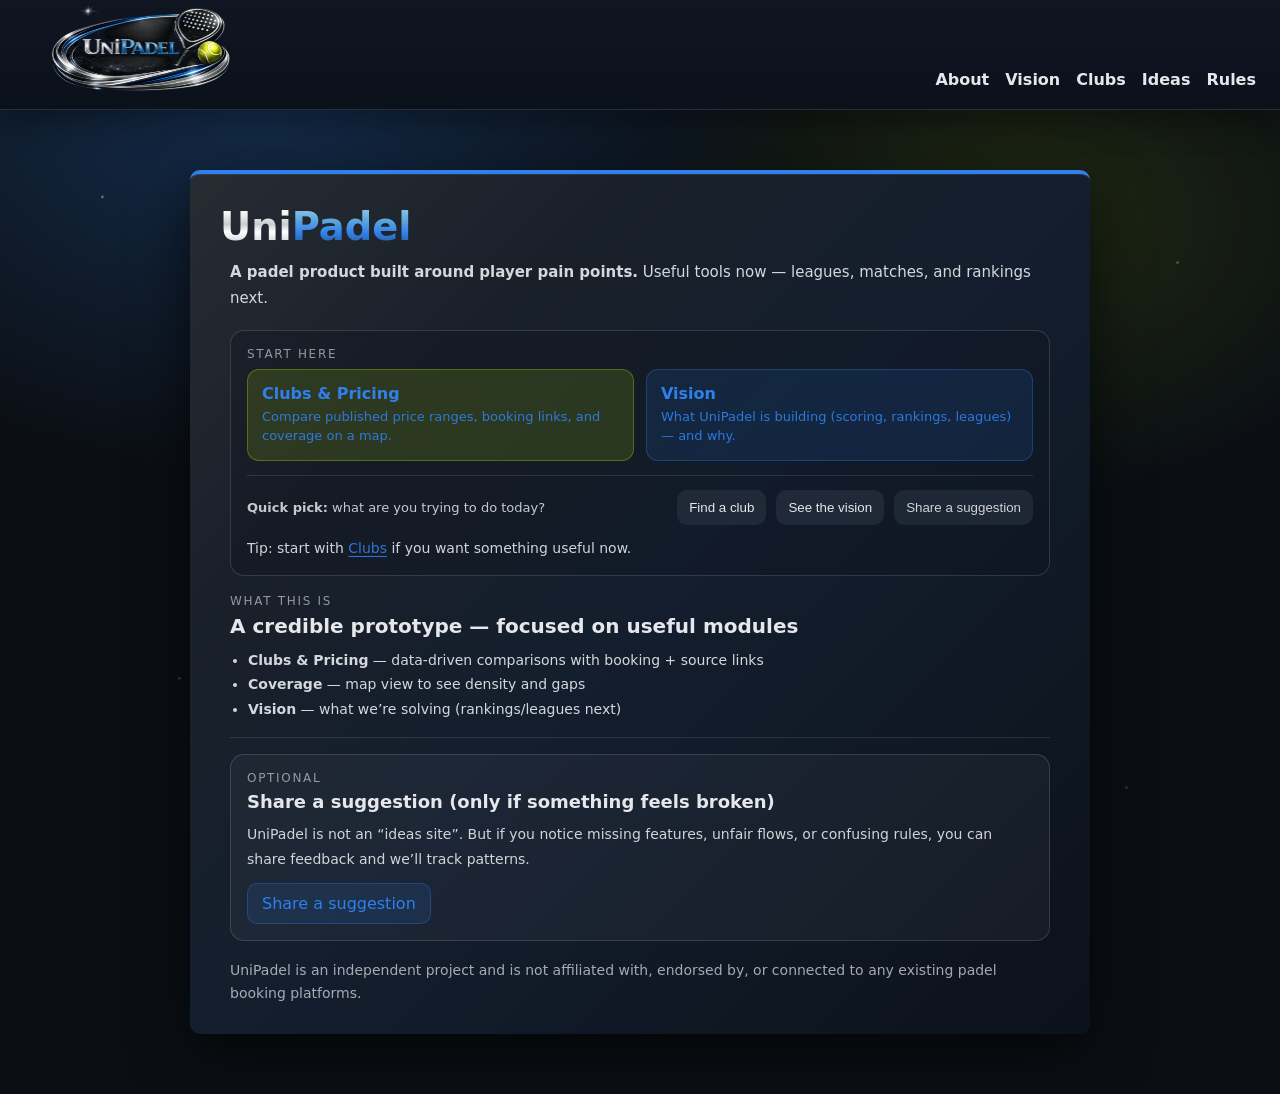
<file: index.html>
<!DOCTYPE html>
<html lang="en">
<head>
  <meta charset="UTF-8" />
  <meta name="viewport" content="width=device-width, initial-scale=1" />
  <title>UniPadel</title>

  <link rel="stylesheet" href="/style.css?v=20260125-3" />
</head>

<body data-page="home">
  <nav class="navbar">
    <a href="/" class="logo">
      <img src="/Images/UniPadel-logo.png" alt="UniPadel logo" class="nav-logo" />
    </a>

    <div class="nav-links">
      <a href="/">About</a>
      <a href="/learn.html">Vision</a>
      <a href="/clubs.html">Clubs</a>
      <a href="/ideas.html">Ideas</a>
      <a href="/rules.html">Rules</a>

      <!-- Hidden by default; app.js shows these only during an admin session -->
      <a href="/ideas.html?admin=unipadelgold" id="adminNavLink" hidden>Admin</a>
      <a href="/ideas.html" id="exitAdminLink" hidden>Exit Admin</a>
    </div>
  </nav>

  <div class="container" style="max-width: 900px;">
    <h1 class="brand" style="margin-bottom: 10px;">
      <span class="brand-uni">Uni</span><span class="brand-padel">Padel</span>
    </h1>

    <p style="max-width: 820px; margin: 0 auto; font-size: 15px; line-height: 1.75; opacity: .92;">
      <strong style="font-weight:700;">A padel product built around player pain points.</strong>
      Useful tools now — leagues, matches, and rankings next.
    </p>

    <!-- Primary CTAs -->
    <section
      style="
        margin-top: 18px;
        padding: 16px;
        border-radius: 14px;
        border: 1px solid rgba(201,204,210,.18);
        background: rgba(15,22,34,.35);
        text-align: left;
        max-width: 820px;
        margin-left: auto;
        margin-right: auto;
      "
    >
      <div style="font-size:12px; letter-spacing:.14em; text-transform:uppercase; opacity:.6; margin-bottom:8px;">
        Start here
      </div>

      <div style="display:flex; gap:12px; flex-wrap:wrap; align-items:stretch;">
        <a
          href="/clubs.html"
          style="
            flex:1;
            min-width: 220px;
            display:block;
            padding: 14px;
            border-radius: 12px;
            text-decoration:none;
            background: rgba(182,230,0,.14);
            border: 1px solid rgba(182,230,0,.30);
          "
        >
          <div style="font-weight:700; font-size:16px; margin-bottom:4px;">Clubs & Pricing</div>
          <div style="font-size:13px; opacity:.9; line-height:1.5;">
            Compare published price ranges, booking links, and coverage on a map.
          </div>
        </a>

        <a
          href="/learn.html"
          style="
            flex:1;
            min-width: 220px;
            display:block;
            padding: 14px;
            border-radius: 12px;
            text-decoration:none;
            background: rgba(47,128,237,.12);
            border: 1px solid rgba(47,128,237,.30);
          "
        >
          <div style="font-weight:700; font-size:16px; margin-bottom:4px;">Vision</div>
          <div style="font-size:13px; opacity:.9; line-height:1.5;">
            What UniPadel is building (scoring, rankings, leagues) — and why.
          </div>
        </a>
      </div>

      <div style="height:1px; background: rgba(201,204,210,.14); margin: 14px 0;"></div>

      <!-- Interactive mini selector -->
      <div style="display:flex; justify-content:space-between; gap:12px; flex-wrap:wrap; align-items:center;">
        <div style="font-size:13px; opacity:.85;">
          <strong>Quick pick:</strong> what are you trying to do today?
        </div>

        <div style="display:flex; gap:10px; flex-wrap:wrap;">
          <button id="pickClubsBtn" type="button" style="padding:10px 12px; border-radius:10px;">
            Find a club
          </button>
          <button id="pickLearnBtn" type="button" style="padding:10px 12px; border-radius:10px;">
            See the vision
          </button>
          <button id="pickIdeaBtn" type="button" style="padding:10px 12px; border-radius:10px; opacity:.9;">
            Share a suggestion
          </button>
        </div>
      </div>

      <div id="pickResult" style="margin-top:12px; font-size:14px; line-height:1.6; opacity:.9;"></div>
    </section>

    <!-- What UniPadel is (today) -->
    <section style="margin-top: 18px; text-align:left; max-width: 820px; margin-left:auto; margin-right:auto;">
      <div style="font-size:12px; letter-spacing:.14em; text-transform:uppercase; opacity:.6; margin-bottom:6px;">
        What this is
      </div>

      <h2 style="margin:0; font-size:20px;">A credible prototype — focused on useful modules</h2>

      <ul style="margin:10px 0 0; padding-left:18px; line-height:1.75; font-size:14px; opacity:.92;">
        <li><strong>Clubs & Pricing</strong> — data-driven comparisons with booking + source links</li>
        <li><strong>Coverage</strong> — map view to see density and gaps</li>
        <li><strong>Vision</strong> — what we’re solving (rankings/leagues next)</li>
      </ul>

      <div style="height:1px; background: rgba(201,204,210,.14); margin: 16px 0;"></div>
    </section>

    <!-- Secondary CTA: ideas -->
    <section
      style="
        margin-top: 10px;
        padding: 16px;
        border-radius: 14px;
        background: rgba(255,255,255,0.04);
        border: 1px solid rgba(201,204,210,.18);
        text-align:left;
        max-width: 820px;
        margin-left:auto;
        margin-right:auto;
      "
    >
      <div style="font-size:12px; letter-spacing:.14em; text-transform:uppercase; opacity:.6; margin-bottom:6px;">
        Optional
      </div>

      <h3 style="margin:0; font-size:18px;">Share a suggestion (only if something feels broken)</h3>

      <p style="margin:10px 0 0; font-size:14px; line-height:1.75; opacity:.9;">
        UniPadel is not an “ideas site”. But if you notice missing features, unfair flows,
        or confusing rules, you can share feedback and we’ll track patterns.
      </p>

      <div style="margin-top:12px;">
        <a
          href="/ideas.html"
          style="
            display:inline-block;
            padding:10px 14px;
            border-radius: 10px;
            text-decoration:none;
            background: rgba(47,128,237,.12);
            border: 1px solid rgba(47,128,237,.30);
          "
        >
          Share a suggestion
        </a>
      </div>
    </section>

    <p style="max-width:820px;margin:18px auto 0;font-size:14px;opacity:.7;line-height:1.6;">
      UniPadel is an independent project and is not affiliated with, endorsed by, or connected to any existing padel booking platforms.
    </p>
  </div>

  <script>
    // Tiny homepage interactivity (no backend, no tracking)
    document.addEventListener("DOMContentLoaded", () => {
      const pickResult = document.getElementById("pickResult");
      const clubsBtn = document.getElementById("pickClubsBtn");
      const learnBtn = document.getElementById("pickLearnBtn");
      const ideaBtn  = document.getElementById("pickIdeaBtn");

      function setMsg(html) {
        pickResult.innerHTML = html;
      }

      clubsBtn.addEventListener("click", () => {
        setMsg(`Recommended: <strong>Clubs & Pricing</strong> — compare venues, filter by location, and use the map for coverage. <a href="/clubs.html">Go to Clubs</a>.`);
      });

      learnBtn.addEventListener("click", () => {
        setMsg(`Recommended: <strong>Vision</strong> — what UniPadel is building (scoring/rankings/leagues next). <a href="/learn.html">Go to Vision</a>.`);
      });

      ideaBtn.addEventListener("click", () => {
        setMsg(`Optional: if something feels broken or missing, share it. <a href="/ideas.html">Go to Ideas</a>.`);
      });

      setMsg(`Tip: start with <a href="/clubs.html">Clubs</a> if you want something useful now.`);
    });
  </script>

  <script src="/app.js?v=20260125-1" defer></script>
</body>
</html>
</file>
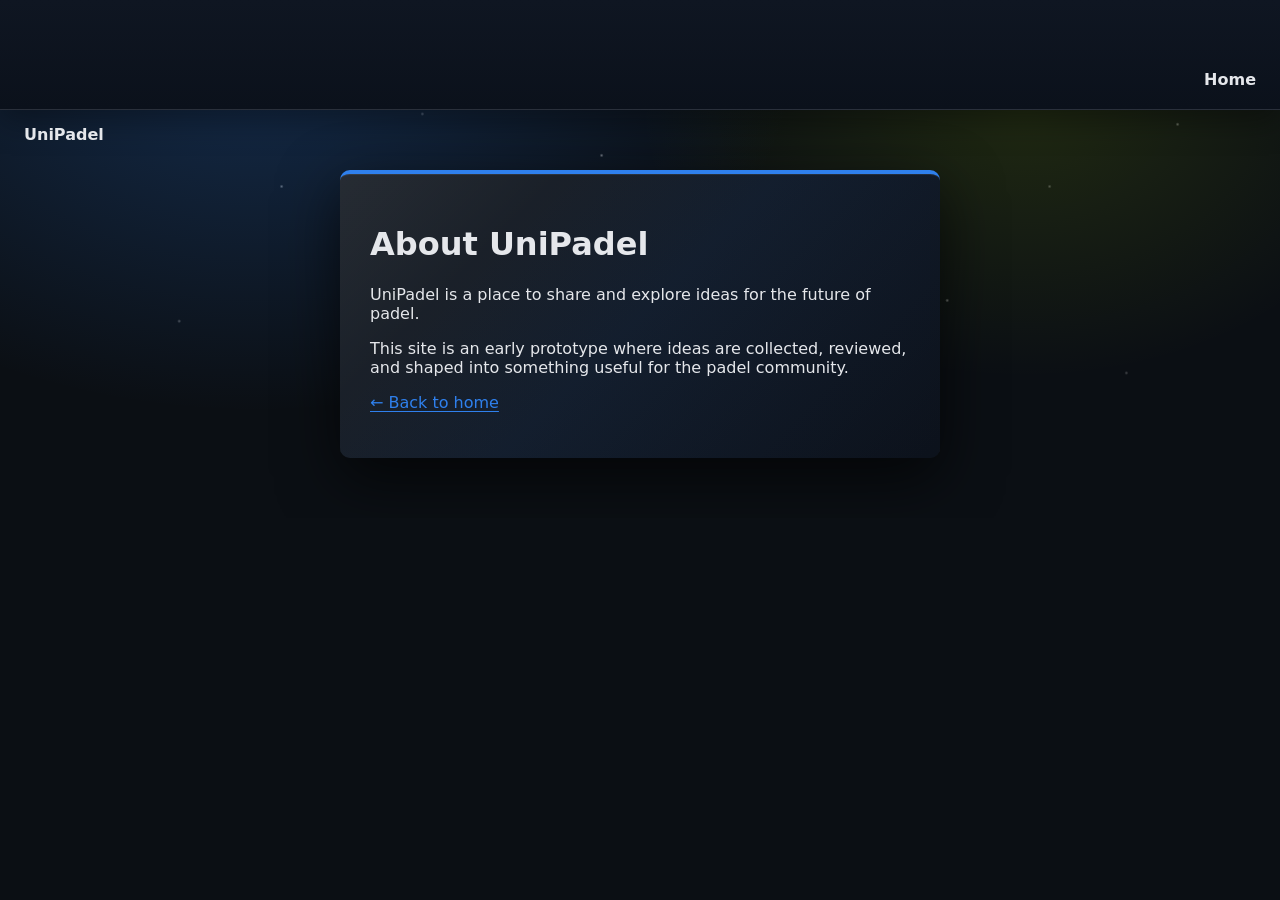
<file: about.html>
<!DOCTYPE html>
<html lang="en">
<head>
  <meta charset="UTF-8" />
  <title>About UniPadel</title>
  <link rel="stylesheet" href="style.css" />
</head>

<body>
 <nav class="navbar">
  <a href="/" class="logo">UniPadel</a>
  <div class="nav-links">
    <a href="/">Home</a>
  </div>
</nav>

  <div class="container">
    <h1>About UniPadel</h1>

    <p>
      UniPadel is a place to share and explore ideas for the future of padel.
    </p>

    <p>
      This site is an early prototype where ideas are collected, reviewed,
      and shaped into something useful for the padel community.
    </p>

    <p>
      <a href="index.html">← Back to home</a>
    </p>
  </div>
</body>
</html>
</file>
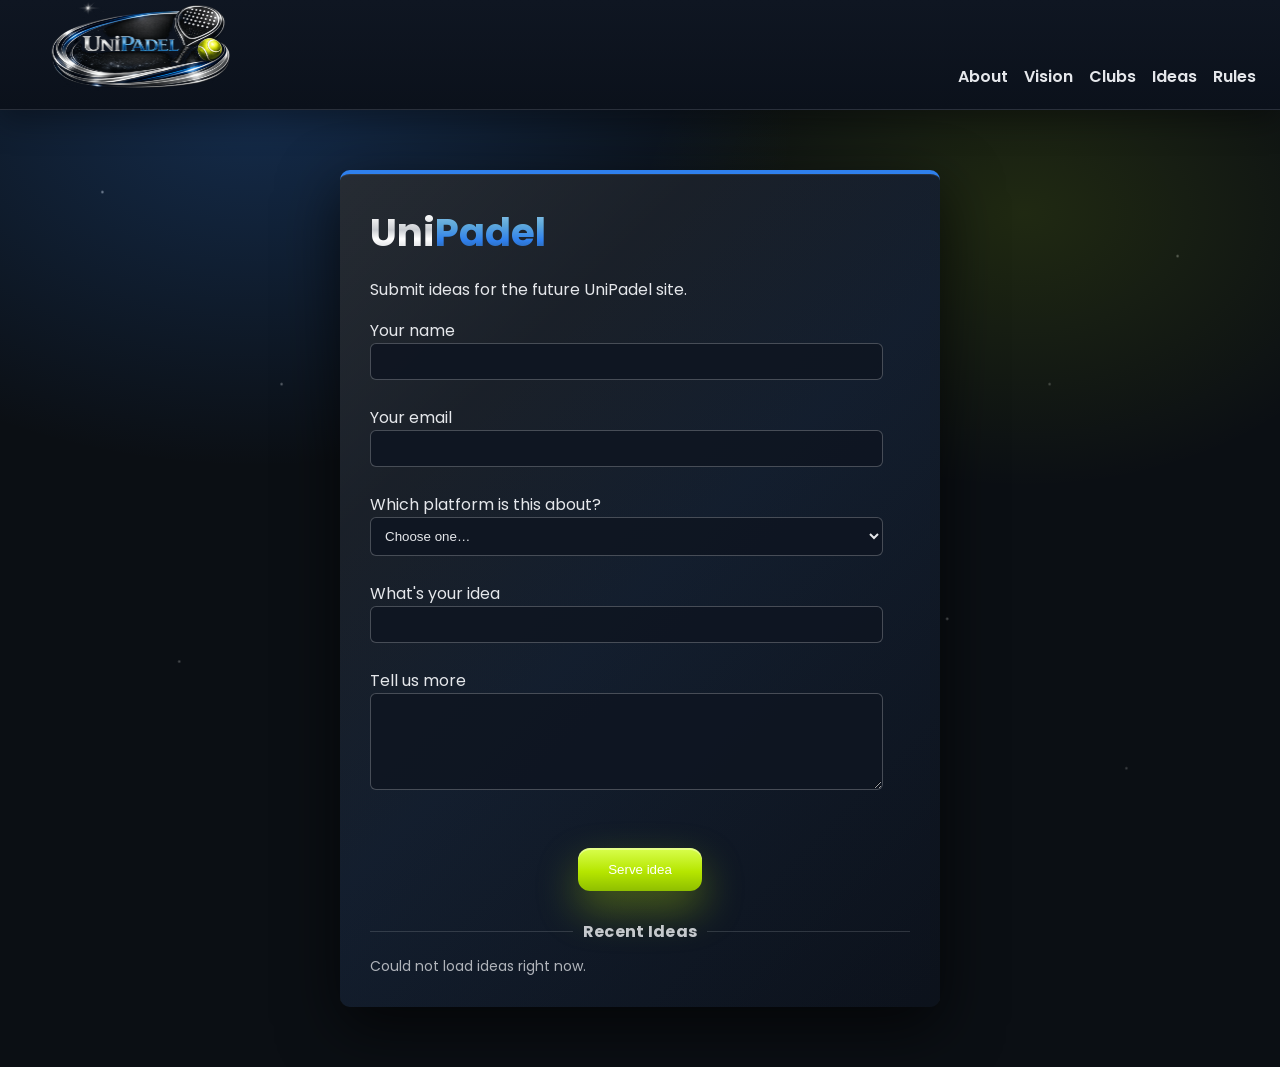
<file: ideas.html>
<!DOCTYPE html>
<html lang="en">
<head>
  <meta charset="UTF-8" />
  <meta name="viewport" content="width=device-width, initial-scale=1" />
  <title>UniPadel</title>

  <link rel="preconnect" href="https://fonts.googleapis.com" />
  <link rel="preconnect" href="https://fonts.gstatic.com" crossorigin />
  <link
    href="https://fonts.googleapis.com/css2?family=Poppins:wght@400;600&display=swap"
    rel="stylesheet"
  />

  <link rel="stylesheet" href="/style.css" />
</head>

<body data-page="ideas">
  <nav class="navbar">
    <a href="/" class="logo">
      <img src="/Images/UniPadel-logo.png" alt="UniPadel logo" class="nav-logo" />
    </a>

    <div class="nav-links">
      <a href="/">About</a>
      <a href="/learn.html">Vision</a>
      <a href="/clubs.html">Clubs</a>
      <a href="/ideas.html">Ideas</a>
      <a href="/rules.html">Rules</a>

      <!-- Hidden by default; app.js shows these only during an admin session -->
      <a href="/ideas.html?admin=unipadelgold" id="adminNavLink" hidden>Admin</a>
      <a href="/ideas.html" id="exitAdminLink" hidden>Exit Admin</a>
    </div>
  </nav>

  <div class="container">
    <h1 class="brand">
      <span class="brand-uni">Uni</span><span class="brand-padel">Padel</span>
    </h1>

    <p>Submit ideas for the future UniPadel site.</p>

    <section id="ideasSection">
      <form id="ideaForm">
        <input type="hidden" id="submissionTs" name="_submission_ts" value="" />

        <!-- Spam protection: honeypot -->
        <div style="position:absolute;left:-10000px;top:auto;width:1px;height:1px;overflow:hidden;" aria-hidden="true">
          <label for="website">Website</label>
          <input type="text" id="website" name="_gotcha" tabindex="-1" autocomplete="off" />
        </div>

        <label for="userName">Your name</label><br />
        <input type="text" id="userName" name="userName" required /><br /><br />

        <label for="userEmail">Your email</label><br />
        <input type="email" id="userEmail" name="userEmail" required /><br /><br />

        <!-- ✅ Source (required by app.js) -->
        <label for="ideaSource">Which platform is this about?</label><br />
        <select id="ideaSource" name="ideaSource" required style="width:95%; padding:10px; border-radius:6px;">
          <option value="" selected disabled>Choose one…</option>
          <option value="Playtomic">Playtomic</option>
          <option value="Other booking app">Other booking app</option>
          <option value="unipadel.online">UniPadel</option>
          <option value="Other">Other</option>
        </select>
        <br /><br />

        <label for="ideaTitle">What's your idea</label><br />
        <input type="text" id="ideaTitle" name="ideaTitle" required /><br /><br />

        <label for="ideaDescription">Tell us more</label><br />
        <textarea id="ideaDescription" name="ideaDescription" rows="5" required></textarea><br /><br />

        <button type="submit">Serve idea</button>
      </form>

      <p id="messageArea"></p>
    </section>

    <!-- ✅ PUBLIC IDEAS (read-only) - app.js will fill this for non-admin users -->
    <section id="publicIdeasSection" aria-label="Recent ideas" style="margin-top:28px;">
      <div style="display:flex; align-items:center; gap:10px; margin-bottom:12px;">
        <div style="height:1px; background: rgba(201,204,210,.18); flex:1;"></div>
        <h2 style="margin:0; font-size:16px; letter-spacing:.3px; opacity:.85;">Recent Ideas</h2>
        <div style="height:1px; background: rgba(201,204,210,.18); flex:1;"></div>
      </div>

      <div id="publicIdeasList"></div>
    </section>

    <!-- Admin list -->
    <div class="owner-only">
      <h2>Submitted Ideas</h2>
      <ul id="ideasList"></ul>
    </div>
  </div>

  <script src="/app.js?v=20260128-TESTMODE-FAST" defer></script>
</body>
</html>
</file>
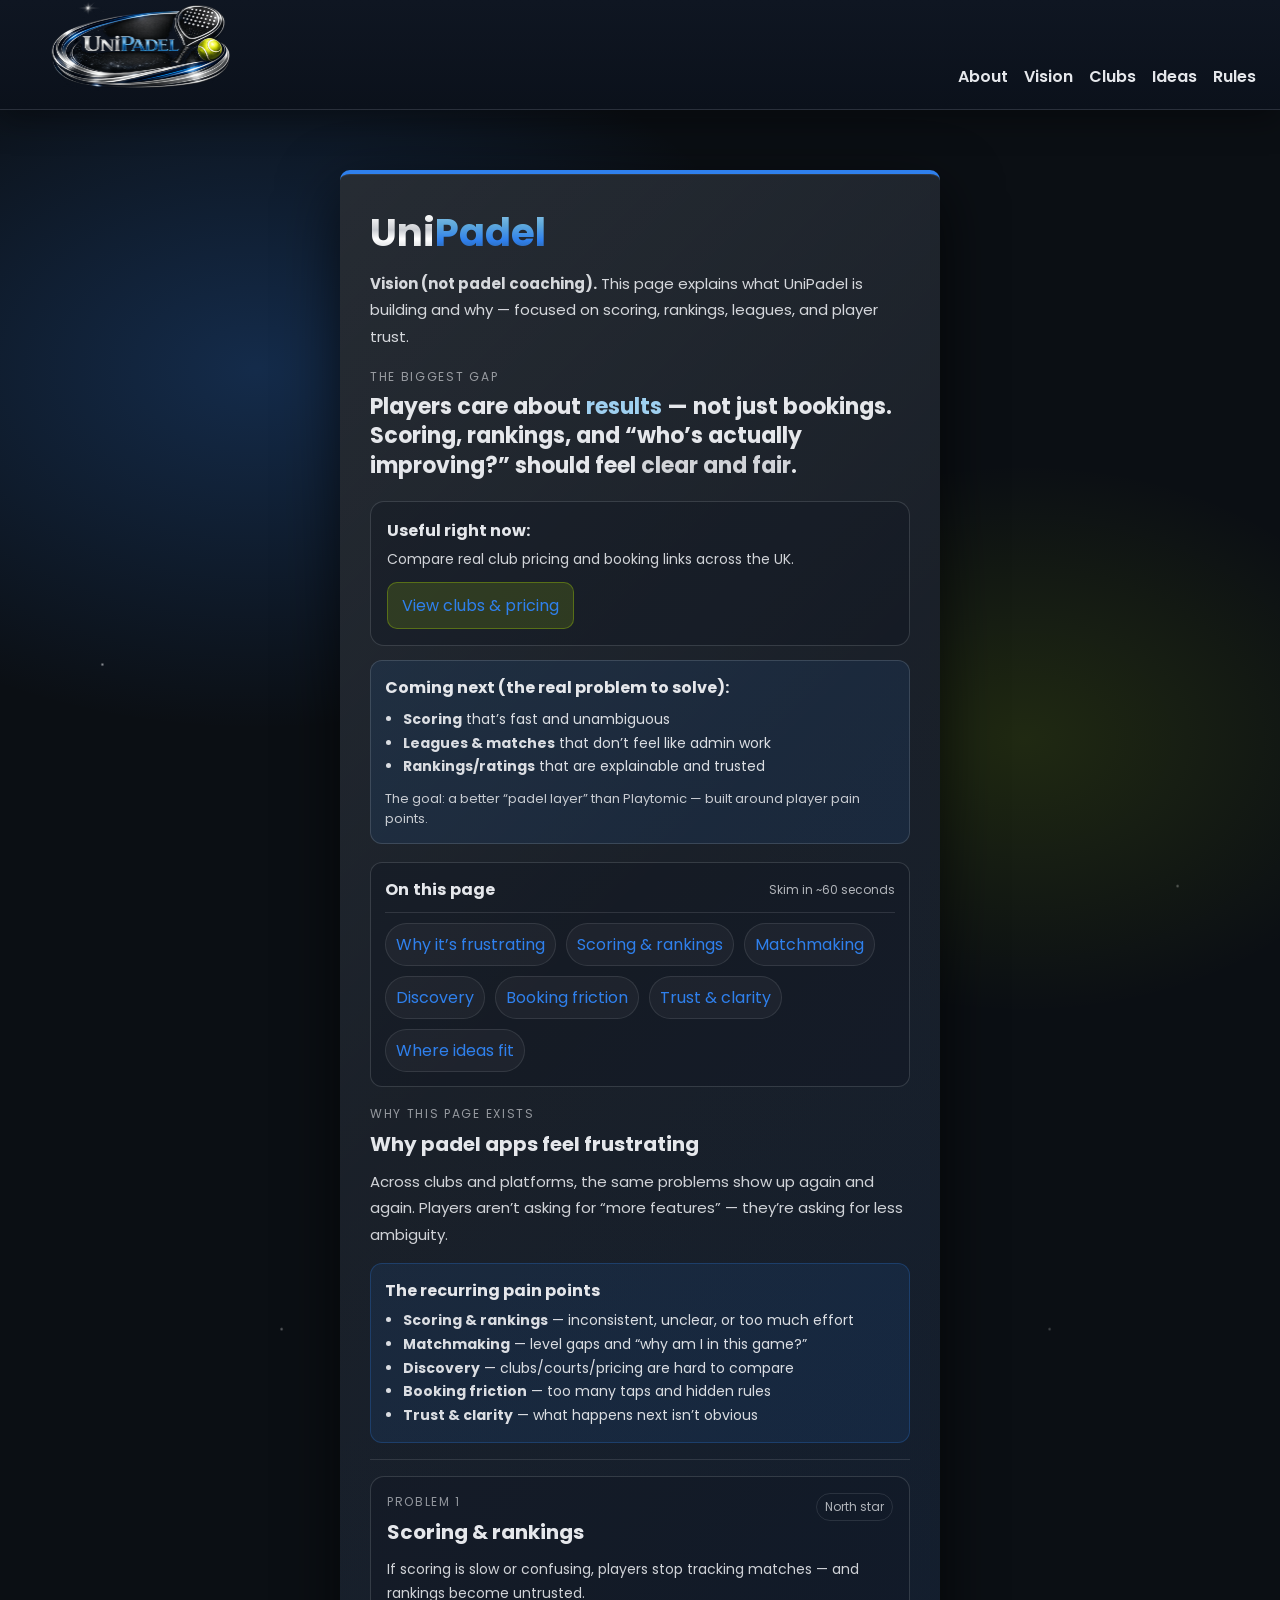
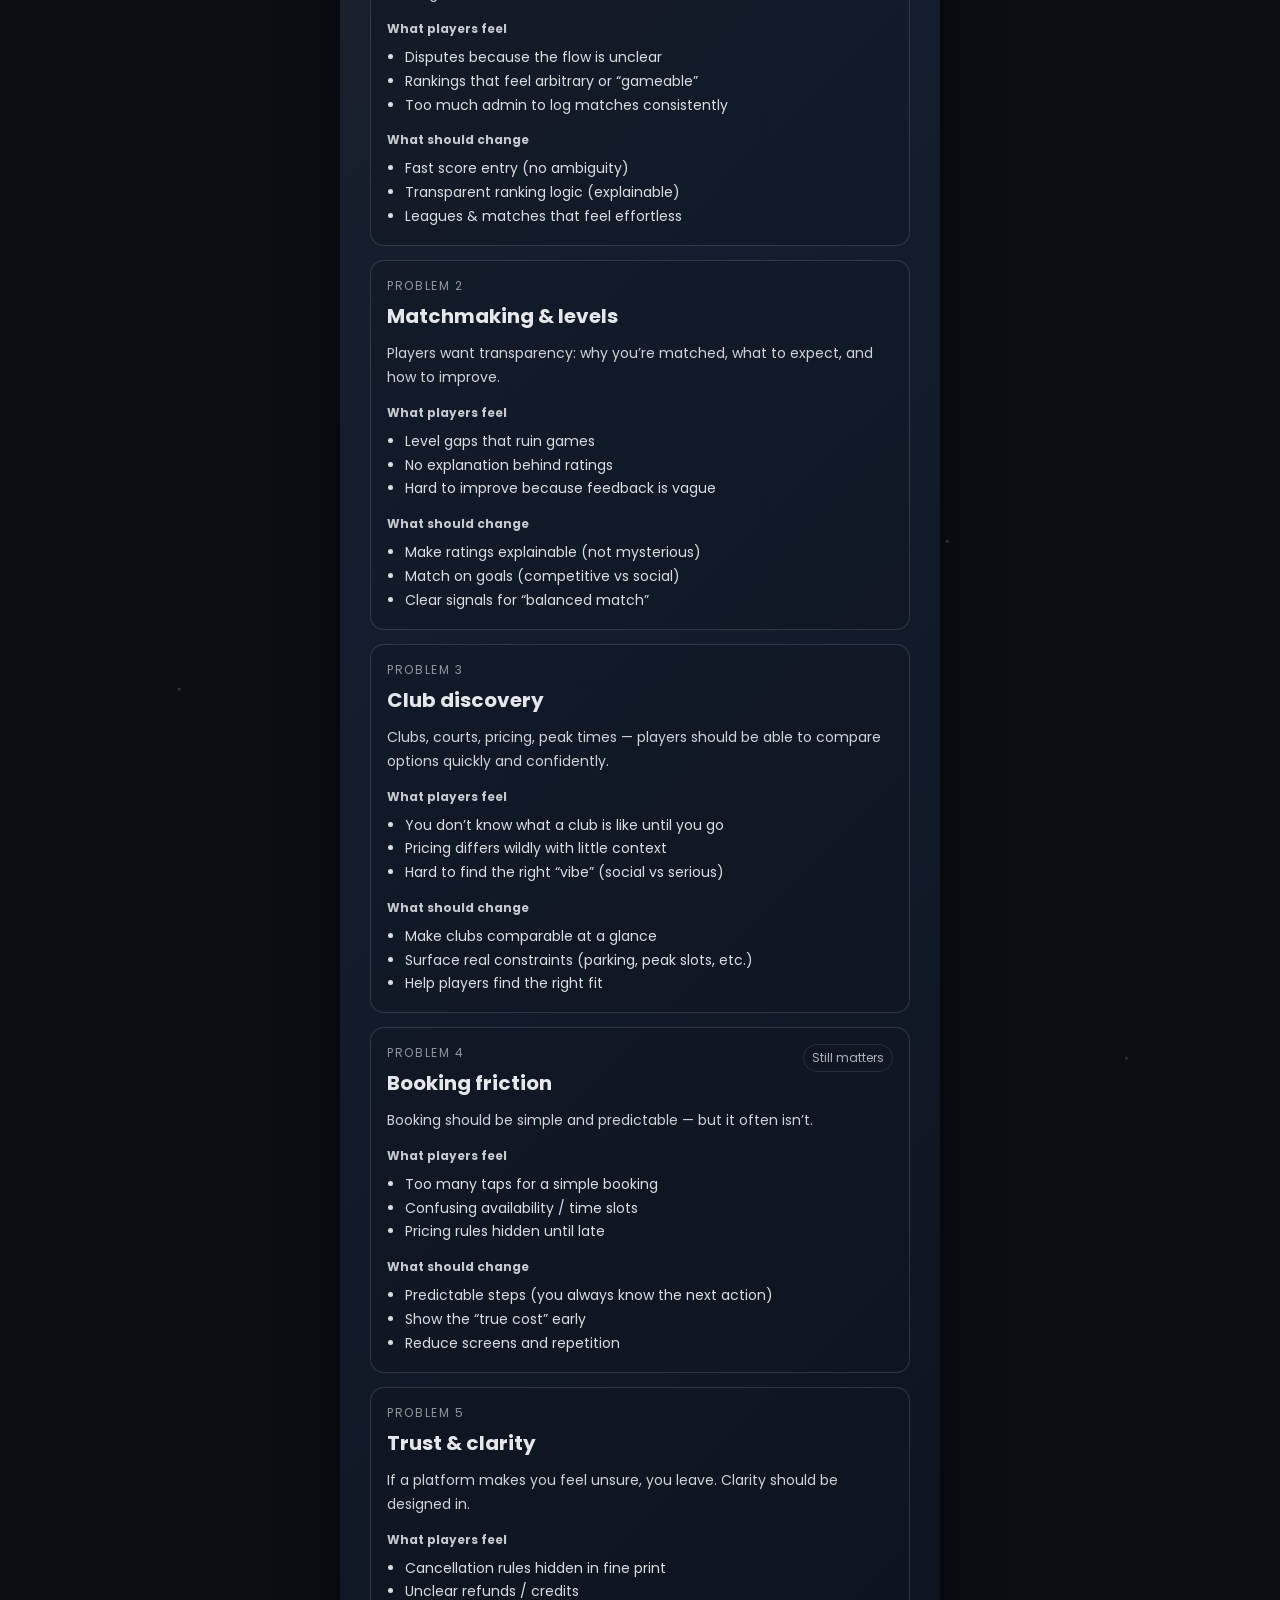
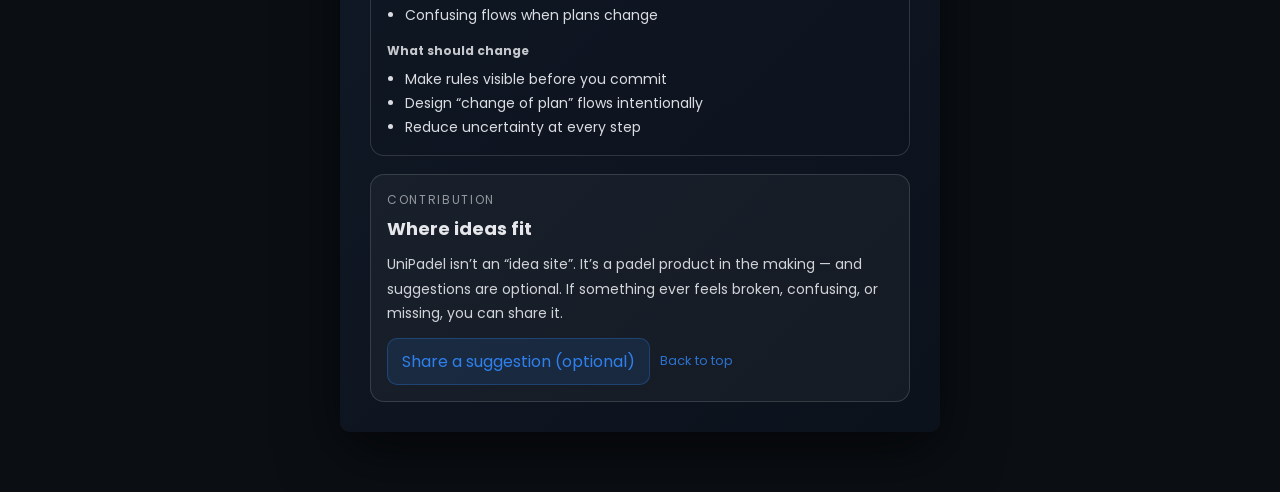
<file: learn.html>
<!DOCTYPE html>
<html lang="en">
<head>
  <meta charset="UTF-8" />
  <meta name="viewport" content="width=device-width, initial-scale=1" />
  <title>UniPadel — Vision</title>

  <link rel="preconnect" href="https://fonts.googleapis.com" />
  <link rel="preconnect" href="https://fonts.gstatic.com" crossorigin />
  <link
    href="https://fonts.googleapis.com/css2?family=Poppins:wght@400;600;700&display=swap"
    rel="stylesheet"
  />

  <link rel="stylesheet" href="/style.css" />
</head>

<body data-page="learn">
  <nav class="navbar">
    <a href="/" class="logo">
      <img src="/Images/UniPadel-logo.png" alt="UniPadel logo" class="nav-logo" />
    </a>

    <div class="nav-links">
      <a href="/">About</a>
      <a href="/learn.html">Vision</a>
      <a href="/clubs.html">Clubs</a>
      <a href="/ideas.html">Ideas</a>
      <a href="/rules.html">Rules</a>

      <!-- Hidden by default; shown only during an admin session -->
      <a href="/ideas.html?admin=unipadelgold" id="adminNavLink" hidden>Admin</a>
      <a href="/ideas.html" id="exitAdminLink" hidden>Exit Admin</a>
    </div>
  </nav>

  <div class="container">
    <h1 class="brand">
      <span class="brand-uni">Uni</span><span class="brand-padel">Padel</span>
    </h1>

    <p style="max-width: 820px; margin: 0 auto; font-size: 15px; line-height: 1.75; opacity: .92;">
      <strong style="font-weight:700;">Vision (not padel coaching).</strong>
      This page explains what UniPadel is building and why — focused on scoring, rankings, leagues, and player trust.
    </p>

    <!-- Big hook (adds contrast) -->
    <section style="margin-top: 18px; text-align:left; max-width: 820px; margin-left:auto; margin-right:auto;">
      <div style="font-size:12px; letter-spacing:.14em; text-transform:uppercase; opacity:.6; margin-bottom:6px;">
        The biggest gap
      </div>
      <div style="font-size:22px; font-weight:700; line-height:1.35;">
        Players care about <span style="color:#9FD0F0;">results</span> — not just bookings.<br />
        Scoring, rankings, and “who’s actually improving?” should feel <span style="opacity:.9;">clear and fair</span>.
      </div>
    </section>

    <!-- Useful now CTA -->
    <section
      style="
        margin-top:20px;
        padding:16px;
        border-radius:14px;
        border:1px solid rgba(201,204,210,.18);
        background:rgba(15,22,34,.35);
        max-width:820px;
        margin-left:auto;
        margin-right:auto;
        text-align:left;
      "
    >
      <strong>Useful right now:</strong>
      <p style="margin:6px 0 12px;font-size:14px;opacity:.9;">
        Compare real club pricing and booking links across the UK.
      </p>
      <a
        href="/clubs.html"
        style="
          display:inline-block;
          padding:10px 14px;
          border-radius:10px;
          text-decoration:none;
          background:rgba(182,230,0,.14);
          border:1px solid rgba(182,230,0,.30);
        "
      >
        View clubs & pricing
      </a>
    </section>

    <!-- Roadmap cue -->
    <section
      style="
        margin-top:14px;
        padding:14px;
        border-radius:12px;
        border:1px solid rgba(201,204,210,.18);
        background:rgba(47,128,237,.10);
        max-width:820px;
        margin-left:auto;
        margin-right:auto;
        text-align:left;
      "
    >
      <strong>Coming next (the real problem to solve):</strong>
      <ul style="margin:8px 0 0;padding-left:18px;line-height:1.7;font-size:14px;opacity:.95;">
        <li><strong>Scoring</strong> that’s fast and unambiguous</li>
        <li><strong>Leagues & matches</strong> that don’t feel like admin work</li>
        <li><strong>Rankings/ratings</strong> that are explainable and trusted</li>
      </ul>
      <div style="margin-top:10px;font-size:13px;opacity:.85;">
        The goal: a better “padel layer” than Playtomic — built around player pain points.
      </div>
    </section>

    <!-- TOC / jump pills -->
    <section
      style="
        margin-top: 18px;
        padding: 14px;
        border-radius: 12px;
        border: 1px solid rgba(201,204,210,.18);
        background: rgba(15,22,34,.35);
        text-align: left;
        max-width: 820px;
        margin-left: auto;
        margin-right: auto;
      "
      aria-label="On this page"
    >
      <div style="display:flex; align-items:center; justify-content:space-between; gap:12px; flex-wrap:wrap;">
        <h2 style="margin:0; font-size:16px; letter-spacing:.2px;">On this page</h2>
        <span style="font-size:12px; opacity:.75;">Skim in ~60 seconds</span>
      </div>

      <div style="height:1px; background: rgba(201,204,210,.14); margin: 10px 0;"></div>

      <div style="display:flex; flex-wrap:wrap; gap:10px;">
        <a href="#why" style="padding:8px 10px; border-radius:999px; background: rgba(255,255,255,0.04); text-decoration:none; border:1px solid rgba(201,204,210,.12);">Why it’s frustrating</a>
        <a href="#scoring" style="padding:8px 10px; border-radius:999px; background: rgba(255,255,255,0.04); text-decoration:none; border:1px solid rgba(201,204,210,.12);">Scoring & rankings</a>
        <a href="#levels" style="padding:8px 10px; border-radius:999px; background: rgba(255,255,255,0.04); text-decoration:none; border:1px solid rgba(201,204,210,.12);">Matchmaking</a>
        <a href="#discovery" style="padding:8px 10px; border-radius:999px; background: rgba(255,255,255,0.04); text-decoration:none; border:1px solid rgba(201,204,210,.12);">Discovery</a>
        <a href="#booking" style="padding:8px 10px; border-radius:999px; background: rgba(255,255,255,0.04); text-decoration:none; border:1px solid rgba(201,204,210,.12);">Booking friction</a>
        <a href="#trust" style="padding:8px 10px; border-radius:999px; background: rgba(255,255,255,0.04); text-decoration:none; border:1px solid rgba(201,204,210,.12);">Trust & clarity</a>
        <a href="#ideas-fit" style="padding:8px 10px; border-radius:999px; background: rgba(255,255,255,0.04); text-decoration:none; border:1px solid rgba(201,204,210,.12);">Where ideas fit</a>
      </div>
    </section>

    <!-- WHY -->
    <section id="why" style="margin-top: 18px; text-align:left; max-width: 820px; margin-left:auto; margin-right:auto;">
      <div style="font-size:12px; letter-spacing:.14em; text-transform:uppercase; opacity:.6; margin-bottom:6px;">
        Why this page exists
      </div>

      <h2 style="margin:0; font-size:20px;">Why padel apps feel frustrating</h2>

      <p style="margin-top:10px; font-size:15px; line-height:1.75; opacity:.9;">
        Across clubs and platforms, the same problems show up again and again.
        Players aren’t asking for “more features” — they’re asking for less ambiguity.
      </p>

      <div style="margin-top: 12px; padding: 14px; border-radius: 12px; background: rgba(47,128,237,.10); border: 1px solid rgba(47,128,237,.25);">
        <div style="font-weight:700; margin-bottom:6px;">The recurring pain points</div>
        <ul style="margin:0; padding-left:18px; line-height:1.7; font-size:14px; opacity:.95;">
          <li><strong>Scoring & rankings</strong> — inconsistent, unclear, or too much effort</li>
          <li><strong>Matchmaking</strong> — level gaps and “why am I in this game?”</li>
          <li><strong>Discovery</strong> — clubs/courts/pricing are hard to compare</li>
          <li><strong>Booking friction</strong> — too many taps and hidden rules</li>
          <li><strong>Trust & clarity</strong> — what happens next isn’t obvious</li>
        </ul>
      </div>

      <div style="height:1px; background: rgba(201,204,210,.14); margin: 16px 0;"></div>
    </section>

    <!-- Scoring -->
    <section
      id="scoring"
      style="
        margin-top: 14px;
        padding: 16px;
        border-radius: 14px;
        border: 1px solid rgba(201,204,210,.18);
        background: rgba(15,22,34,.35);
        text-align: left;
        max-width: 820px;
        margin-left: auto;
        margin-right: auto;
      "
    >
      <div style="display:flex; align-items:flex-start; justify-content:space-between; gap:12px; flex-wrap:wrap;">
        <div>
          <div style="font-size:12px; letter-spacing:.14em; text-transform:uppercase; opacity:.6;">Problem 1</div>
          <h3 style="margin:6px 0 0; font-size:20px;">Scoring & rankings</h3>
        </div>
        <span style="font-size:12px; opacity:.75; padding:4px 8px; border:1px solid rgba(201,204,210,.18); border-radius:999px;">
          North star
        </span>
      </div>

      <p style="margin-top:10px; font-size:14px; line-height:1.75; opacity:.9;">
        If scoring is slow or confusing, players stop tracking matches — and rankings become untrusted.
      </p>

      <div style="margin-top: 12px; display:flex; gap:14px; flex-wrap:wrap;">
        <div style="flex:1; min-width: 260px;">
          <div style="font-size:12px; font-weight:700; opacity:.85;">What players feel</div>
          <ul style="margin:8px 0 0; padding-left:18px; line-height:1.7; font-size:14px; opacity:.95;">
            <li>Disputes because the flow is unclear</li>
            <li>Rankings that feel arbitrary or “gameable”</li>
            <li>Too much admin to log matches consistently</li>
          </ul>
        </div>
        <div style="flex:1; min-width: 260px;">
          <div style="font-size:12px; font-weight:700; opacity:.85;">What should change</div>
          <ul style="margin:8px 0 0; padding-left:18px; line-height:1.7; font-size:14px; opacity:.95;">
            <li>Fast score entry (no ambiguity)</li>
            <li>Transparent ranking logic (explainable)</li>
            <li>Leagues & matches that feel effortless</li>
          </ul>
        </div>
      </div>
    </section>

    <!-- Matchmaking -->
    <section
      id="levels"
      style="
        margin-top: 14px;
        padding: 16px;
        border-radius: 14px;
        border: 1px solid rgba(201,204,210,.18);
        background: rgba(15,22,34,.35);
        text-align: left;
        max-width: 820px;
        margin-left: auto;
        margin-right: auto;
      "
    >
      <div style="font-size:12px; letter-spacing:.14em; text-transform:uppercase; opacity:.6;">Problem 2</div>
      <h3 style="margin:6px 0 0; font-size:20px;">Matchmaking & levels</h3>

      <p style="margin-top:10px; font-size:14px; line-height:1.75; opacity:.9;">
        Players want transparency: why you’re matched, what to expect, and how to improve.
      </p>

      <div style="margin-top: 12px; display:flex; gap:14px; flex-wrap:wrap;">
        <div style="flex:1; min-width: 260px;">
          <div style="font-size:12px; font-weight:700; opacity:.85;">What players feel</div>
          <ul style="margin:8px 0 0; padding-left:18px; line-height:1.7; font-size:14px; opacity:.95;">
            <li>Level gaps that ruin games</li>
            <li>No explanation behind ratings</li>
            <li>Hard to improve because feedback is vague</li>
          </ul>
        </div>
        <div style="flex:1; min-width: 260px;">
          <div style="font-size:12px; font-weight:700; opacity:.85;">What should change</div>
          <ul style="margin:8px 0 0; padding-left:18px; line-height:1.7; font-size:14px; opacity:.95;">
            <li>Make ratings explainable (not mysterious)</li>
            <li>Match on goals (competitive vs social)</li>
            <li>Clear signals for “balanced match”</li>
          </ul>
        </div>
      </div>
    </section>

    <!-- Discovery -->
    <section
      id="discovery"
      style="
        margin-top: 14px;
        padding: 16px;
        border-radius: 14px;
        border: 1px solid rgba(201,204,210,.18);
        background: rgba(15,22,34,.35);
        text-align: left;
        max-width: 820px;
        margin-left: auto;
        margin-right: auto;
      "
    >
      <div style="font-size:12px; letter-spacing:.14em; text-transform:uppercase; opacity:.6;">Problem 3</div>
      <h3 style="margin:6px 0 0; font-size:20px;">Club discovery</h3>

      <p style="margin-top:10px; font-size:14px; line-height:1.75; opacity:.9;">
        Clubs, courts, pricing, peak times — players should be able to compare options quickly and confidently.
      </p>

      <div style="margin-top: 12px; display:flex; gap:14px; flex-wrap:wrap;">
        <div style="flex:1; min-width: 260px;">
          <div style="font-size:12px; font-weight:700; opacity:.85;">What players feel</div>
          <ul style="margin:8px 0 0; padding-left:18px; line-height:1.7; font-size:14px; opacity:.95;">
            <li>You don’t know what a club is like until you go</li>
            <li>Pricing differs wildly with little context</li>
            <li>Hard to find the right “vibe” (social vs serious)</li>
          </ul>
        </div>
        <div style="flex:1; min-width: 260px;">
          <div style="font-size:12px; font-weight:700; opacity:.85;">What should change</div>
          <ul style="margin:8px 0 0; padding-left:18px; line-height:1.7; font-size:14px; opacity:.95;">
            <li>Make clubs comparable at a glance</li>
            <li>Surface real constraints (parking, peak slots, etc.)</li>
            <li>Help players find the right fit</li>
          </ul>
        </div>
      </div>
    </section>

    <!-- Booking (demoted) -->
    <section
      id="booking"
      style="
        margin-top: 14px;
        padding: 16px;
        border-radius: 14px;
        border: 1px solid rgba(201,204,210,.18);
        background: rgba(15,22,34,.35);
        text-align: left;
        max-width: 820px;
        margin-left: auto;
        margin-right: auto;
      "
    >
      <div style="display:flex; align-items:flex-start; justify-content:space-between; gap:12px; flex-wrap:wrap;">
        <div>
          <div style="font-size:12px; letter-spacing:.14em; text-transform:uppercase; opacity:.6;">Problem 4</div>
          <h3 style="margin:6px 0 0; font-size:20px;">Booking friction</h3>
        </div>
        <span style="font-size:12px; opacity:.75; padding:4px 8px; border:1px solid rgba(201,204,210,.18); border-radius:999px;">
          Still matters
        </span>
      </div>

      <p style="margin-top:10px; font-size:14px; line-height:1.75; opacity:.9;">
        Booking should be simple and predictable — but it often isn’t.
      </p>

      <div style="margin-top: 12px; display:flex; gap:14px; flex-wrap:wrap;">
        <div style="flex:1; min-width: 260px;">
          <div style="font-size:12px; font-weight:700; opacity:.85;">What players feel</div>
          <ul style="margin:8px 0 0; padding-left:18px; line-height:1.7; font-size:14px; opacity:.95;">
            <li>Too many taps for a simple booking</li>
            <li>Confusing availability / time slots</li>
            <li>Pricing rules hidden until late</li>
          </ul>
        </div>
        <div style="flex:1; min-width: 260px;">
          <div style="font-size:12px; font-weight:700; opacity:.85;">What should change</div>
          <ul style="margin:8px 0 0; padding-left:18px; line-height:1.7; font-size:14px; opacity:.95;">
            <li>Predictable steps (you always know the next action)</li>
            <li>Show the “true cost” early</li>
            <li>Reduce screens and repetition</li>
          </ul>
        </div>
      </div>
    </section>

    <!-- Trust -->
    <section
      id="trust"
      style="
        margin-top: 14px;
        padding: 16px;
        border-radius: 14px;
        border: 1px solid rgba(201,204,210,.18);
        background: rgba(15,22,34,.35);
        text-align: left;
        max-width: 820px;
        margin-left: auto;
        margin-right: auto;
      "
    >
      <div style="font-size:12px; letter-spacing:.14em; text-transform:uppercase; opacity:.6;">Problem 5</div>
      <h3 style="margin:6px 0 0; font-size:20px;">Trust & clarity</h3>

      <p style="margin-top:10px; font-size:14px; line-height:1.75; opacity:.9;">
        If a platform makes you feel unsure, you leave. Clarity should be designed in.
      </p>

      <div style="margin-top: 12px; display:flex; gap:14px; flex-wrap:wrap;">
        <div style="flex:1; min-width: 260px;">
          <div style="font-size:12px; font-weight:700; opacity:.85;">What players feel</div>
          <ul style="margin:8px 0 0; padding-left:18px; line-height:1.7; font-size:14px; opacity:.95;">
            <li>Cancellation rules hidden in fine print</li>
            <li>Unclear refunds / credits</li>
            <li>Confusing flows when plans change</li>
          </ul>
        </div>
        <div style="flex:1; min-width: 260px;">
          <div style="font-size:12px; font-weight:700; opacity:.85;">What should change</div>
          <ul style="margin:8px 0 0; padding-left:18px; line-height:1.7; font-size:14px; opacity:.95;">
            <li>Make rules visible before you commit</li>
            <li>Design “change of plan” flows intentionally</li>
            <li>Reduce uncertainty at every step</li>
          </ul>
        </div>
      </div>
    </section>

    <!-- Where ideas fit -->
    <section
      id="ideas-fit"
      style="
        margin-top: 18px;
        padding: 16px;
        border-radius: 14px;
        background: rgba(255,255,255,0.04);
        border: 1px solid rgba(201,204,210,.18);
        text-align:left;
        max-width: 820px;
        margin-left:auto;
        margin-right:auto;
      "
    >
      <div style="font-size:12px; letter-spacing:.14em; text-transform:uppercase; opacity:.6; margin-bottom:6px;">
        Contribution
      </div>

      <h3 style="margin:0; font-size:18px;">Where ideas fit</h3>

      <p style="margin:10px 0 12px; font-size:14px; line-height:1.75; opacity:.9;">
        UniPadel isn’t an “idea site”. It’s a padel product in the making — and suggestions are optional.
        If something ever feels broken, confusing, or missing, you can share it.
      </p>

      <div style="display:flex; gap:10px; flex-wrap:wrap; align-items:center;">
        <a
          href="/ideas.html"
          style="
            display:inline-block;
            padding:10px 14px;
            border-radius: 10px;
            text-decoration:none;
            background: rgba(47,128,237,.12);
            border: 1px solid rgba(47,128,237,.30);
          "
        >
          Share a suggestion (optional)
        </a>

        <a href="#why" style="font-size:13px; opacity:.85; text-decoration:none;">
          Back to top
        </a>
      </div>
    </section>
  </div>

  <script>
    // Minimal admin navbar handling for learn.html (keeps app.js off this page)
    document.addEventListener("DOMContentLoaded", () => {
      const ADMIN_SESSION_KEY = "Unipadel_admin_session";

      const isAdminMode = sessionStorage.getItem(ADMIN_SESSION_KEY) === "true";

      const adminNavLink = document.getElementById("adminNavLink");
      const exitAdminLink = document.getElementById("exitAdminLink");

      if (adminNavLink) adminNavLink.hidden = !isAdminMode;
      if (exitAdminLink) exitAdminLink.hidden = !isAdminMode;

      if (exitAdminLink) {
        exitAdminLink.addEventListener("click", (e) => {
          e.preventDefault();
          sessionStorage.removeItem(ADMIN_SESSION_KEY);
          window.location.href = "/ideas.html";
        });
      }
    });
  </script>
</body>
</html>
</file>
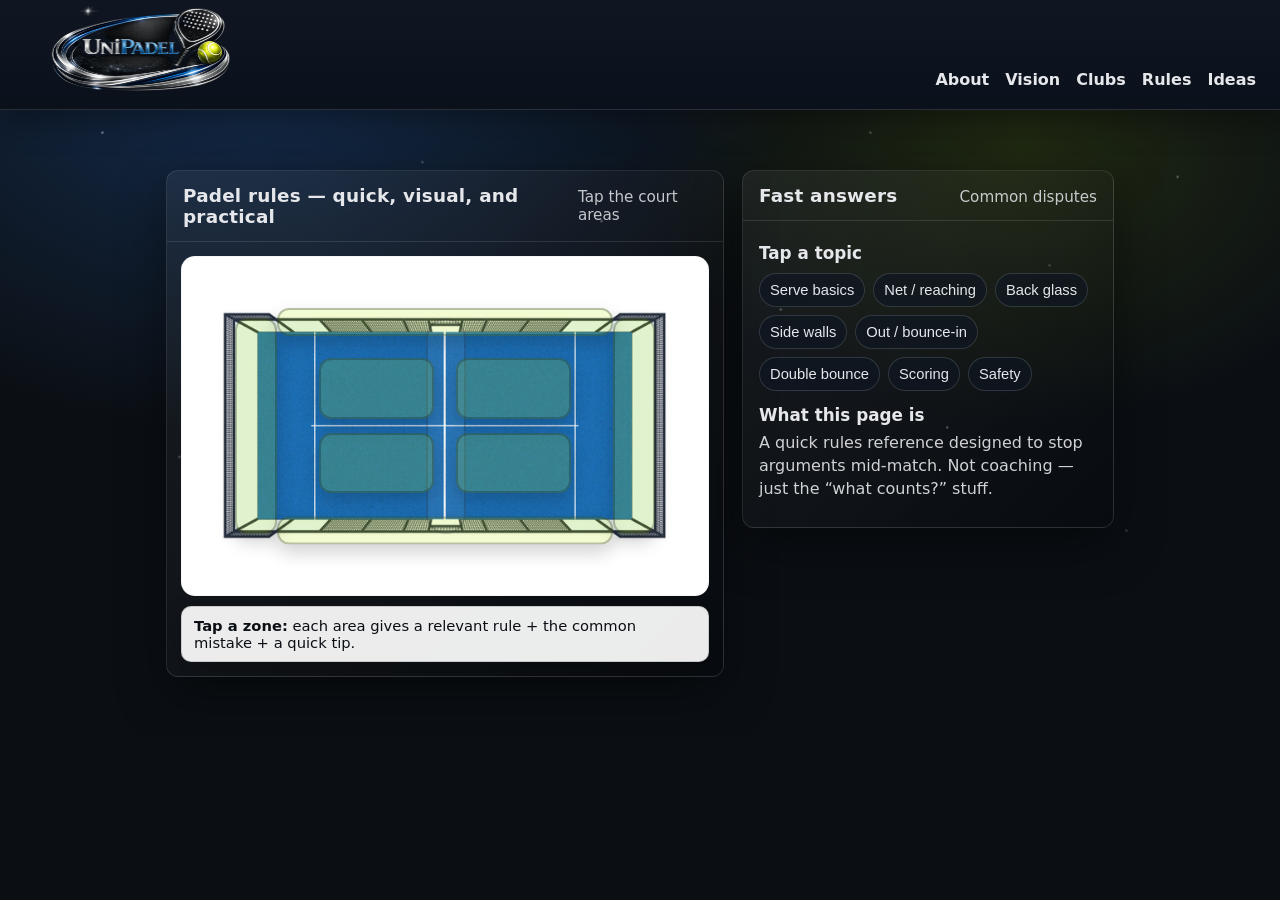
<file: rules.html>
<!DOCTYPE html>
<html lang="en">
<head>
  <meta charset="UTF-8" />
  <meta name="viewport" content="width=device-width, initial-scale=1.0" />
  <title>UniPadel — Rules</title>
  <link rel="stylesheet" href="style.css" />

  <!-- Page-only styles (do not affect other pages) -->
  <style>
    .rules-wrap { max-width: 980px; margin: 60px auto; padding: 0 16px; }
    .rules-grid {
      display: grid;
      grid-template-columns: 1.2fr 0.8fr;
      gap: 18px;
      align-items: start;
    }
    .rules-card {
      border-radius: 12px;
      border: 1px solid rgba(201,204,210,.14);
      background: linear-gradient(135deg, rgba(255,255,255,.06), rgba(0,0,0,.24));
      box-shadow: 0 18px 50px rgba(0,0,0,.45);
      overflow: hidden;
    }
    .rules-card-header {
      padding: 14px 16px;
      border-bottom: 1px solid rgba(201,204,210,.14);
      display: flex;
      align-items: baseline;
      justify-content: space-between;
      gap: 12px;
    }
    .rules-card-header h1 { margin: 0; font-size: 1.15rem; letter-spacing: .2px; }
    .rules-card-header p { margin: 0; opacity: .85; font-size: .95rem; }

    .court-wrap { padding: 14px; }
    .court {
      width: 100%;
      /* Keep stable ratio so hotspots align consistently */
      aspect-ratio: 636 / 409;
      border-radius: 14px;
      border: 1px solid rgba(201,204,210,.18);
      position: relative;
      overflow: hidden;
      background: #ffffff;
    }
    .court-img {
      position: absolute;
      inset: 0;
      width: 100%;
      height: 100%;
      object-fit: contain;
      user-select: none;
      -webkit-user-drag: none;
      z-index: 1;
    }

    /* Hint BELOW the image so it never blocks taps */
    .hint-below {
      margin-top: 10px;
      font-size: .92rem;
      color: #0B0F14;
      background: rgba(255,255,255,.92);
      border: 1px solid rgba(0,0,0,.14);
      border-radius: 10px;
      padding: 10px 12px;
      box-shadow: 0 10px 24px rgba(0,0,0,.18);
    }

    /* Hotspots (changed colour so they don’t blend into the court) */
    .hotspot {
      position: absolute;
      border-radius: 12px;

      /* ✅ More visible on blue/white image */
      background: rgba(182,230,0,.18);
      border: 2px solid rgba(11,15,20,.25);

      cursor: pointer;
      transition: transform .08s ease, background .15s ease, border-color .15s ease, box-shadow .15s ease;
      outline: none;
      z-index: 3; /* ABOVE image */
      box-shadow: 0 8px 18px rgba(0,0,0,.18);
    }
    .hotspot:hover {
      background: rgba(182,230,0,.28);
      border-color: rgba(11,15,20,.38);
      box-shadow: 0 10px 22px rgba(0,0,0,.22);
    }
    .hotspot:active { transform: scale(.99); }
    .hotspot:focus-visible {
      outline: 2px solid rgba(47,128,237,.65);
      outline-offset: 3px;
    }
    .hotspot[data-active="1"] {
      background: rgba(47,128,237,.22);
      border-color: rgba(47,128,237,.45);
      box-shadow: 0 12px 26px rgba(47,128,237,.18);
    }

    /*
      ORIENTATION (as per your diagram):
      - Net runs VERTICALLY (centre strip)
      - Service lines run HORIZONTALLY
      - Back glass = LEFT & RIGHT ends
      - Side walls = TOP & BOTTOM
    */

    /* BACK GLASS (LEFT/RIGHT ends) */
    .hs-back-left  { left: 10%; top: 18%; width: 8%;  height: 64%; }
    .hs-back-right { left: 82%; top: 18%; width: 8%;  height: 64%; }

    /* SIDE WALLS (TOP/BOTTOM) — moved ~5mm inward (towards court) */
    .hs-side-top {
      left: 18%;
      top: 15%;      /* was 10% */
      width: 64%;
      height: 6%;    /* was 8% */
    }
    .hs-side-bottom {
      left: 18%;
      top: 77%;      /* was 82%, keep start but make box smaller and shift inward */
      width: 64%;
      height: 6%;    /* was 8% */
      transform: translateY(-2%); /* nudges it upward slightly */
    }

    /* NET BAND (vertical centre strip) */
    .hs-net {
      left: 46.4%;
      top: 18%;
      width: 2.8%;
      height: 64%;
      border-radius: 999px;
      background: rgba(255,255,255,.06);
      border: 2px solid rgba(11,15,20,.18);
      box-shadow: none;
    }

    /* SERVICE BOXES (4) — each gets its own tip/rule */
    .hs-sbox-lt { left: 26%; top: 30%; width: 22%; height: 18%; }
    .hs-sbox-lb { left: 26%; top: 52%; width: 22%; height: 18%; }
    .hs-sbox-rt { left: 52%; top: 30%; width: 22%; height: 18%; }
    .hs-sbox-rb { left: 52%; top: 52%; width: 22%; height: 18%; }

    /* Right-hand panel */
    .panel { padding: 14px 16px; }
    .panel h2 { margin: 8px 0 6px; font-size: 1.05rem; }
    .panel p { margin: 0 0 12px; opacity: .9; line-height: 1.45; }
    .pill-row { display:flex; flex-wrap: wrap; gap: 8px; margin: 10px 0 2px; }
    .pill {
      border: 1px solid rgba(201,204,210,.18);
      background: rgba(15,22,34,.65);
      padding: 8px 10px;
      border-radius: 999px;
      font-size: .92rem;
      cursor: pointer;
      color: #E5E7EB;
    }
    .pill:hover { border-color: rgba(159,208,240,.55); }

    /* Modal */
    .modal-backdrop {
      position: fixed;
      inset: 0;
      background: rgba(0,0,0,.55);
      display: none;
      align-items: center;
      justify-content: center;
      padding: 18px;
      z-index: 2000;
    }
    .modal {
      max-width: 720px;
      width: 100%;
      border-radius: 14px;
      border: 1px solid rgba(201,204,210,.18);
      background: linear-gradient(180deg, rgba(20,26,34,.98), rgba(11,15,20,.98));
      box-shadow: 0 24px 70px rgba(0,0,0,.65);
      overflow: hidden;
    }
    .modal-head {
      padding: 14px 16px;
      border-bottom: 1px solid rgba(201,204,210,.14);
      display:flex;
      justify-content: space-between;
      align-items: center;
      gap: 12px;
    }
    .modal-head h3 { margin:0; font-size: 1.05rem; }
    .modal-body { padding: 14px 16px; line-height: 1.5; opacity: .95; }
    .modal-actions { padding: 14px 16px; border-top: 1px solid rgba(201,204,210,.14); display:flex; justify-content:flex-end; }
    .modal-close {
      background: rgba(255,255,255,.06);
      border: 1px solid rgba(201,204,210,.18);
      border-radius: 10px;
      padding: 10px 12px;
      color: #E5E7EB;
      cursor: pointer;
    }
    .modal-close:hover { border-color: rgba(159,208,240,.55); }

    @media (max-width: 900px) {
      .rules-grid { grid-template-columns: 1fr; }
      .rules-wrap { margin: 14px auto; }
    }
  </style>
</head>

<body>
  <!-- Navbar (matches your working site, keep as-is) -->
  <div class="navbar">
    <a href="index.html" class="logo">
      <img src="Images/UniPadel-logo.png" alt="UniPadel logo" class="nav-logo" />
    </a>

    <div class="nav-links" aria-label="Primary navigation">
      <a href="index.html">About</a>
      <a href="learn.html">Vision</a>
      <a href="clubs.html">Clubs</a>
      <a href="rules.html" aria-current="page">Rules</a>
      <a href="ideas.html">Ideas</a>

      <!-- Hidden by default; app.js shows these only during an admin session -->
      <a href="ideas.html?admin=unipadelgold" id="adminNavLink" hidden>Admin</a>
      <a href="ideas.html" id="exitAdminLink" hidden>Exit Admin</a>
    </div>
  </div>

  <div class="rules-wrap">
    <div class="rules-grid">
      <!-- Left: interactive court -->
      <div class="rules-card">
        <div class="rules-card-header">
          <h1>Padel rules — quick, visual, and practical</h1>
          <p>Tap the court areas</p>
        </div>

        <div class="court-wrap">
          <div class="court" role="group" aria-label="Interactive padel court">
            <img class="court-img" src="Images/padel-court-layout.jpg" alt="Padel court layout diagram" loading="lazy" />

            <!-- Back glass (ends) -->
            <button class="hotspot hs-back-left"  data-topic="back_left"  aria-label="Back glass rules (left end)"></button>
            <button class="hotspot hs-back-right" data-topic="back_right" aria-label="Back glass rules (right end)"></button>

            <!-- Side walls (top/bottom) -->
            <button class="hotspot hs-side-top"    data-topic="side_top"    aria-label="Side wall rules (top)"></button>
            <button class="hotspot hs-side-bottom" data-topic="side_bottom" aria-label="Side wall rules (bottom)"></button>

            <!-- Net band -->
            <button class="hotspot hs-net" data-topic="net" aria-label="Net rules and volleys"></button>

            <!-- Service boxes (each has its own rules/tips) -->
            <button class="hotspot hs-sbox-lt" data-topic="serve_lt" aria-label="Service box (left top)"></button>
            <button class="hotspot hs-sbox-lb" data-topic="serve_lb" aria-label="Service box (left bottom)"></button>
            <button class="hotspot hs-sbox-rt" data-topic="serve_rt" aria-label="Service box (right top)"></button>
            <button class="hotspot hs-sbox-rb" data-topic="serve_rb" aria-label="Service box (right bottom)"></button>
          </div>

          <div class="hint-below">
            <strong>Tap a zone:</strong> each area gives a relevant rule + the common mistake + a quick tip.
          </div>
        </div>
      </div>

      <!-- Right: quick pills -->
      <div class="rules-card">
        <div class="rules-card-header">
          <h1>Fast answers</h1>
          <p>Common disputes</p>
        </div>

        <div class="panel">
          <h2>Tap a topic</h2>
          <div class="pill-row">
            <button class="pill" data-topic="serve_general">Serve basics</button>
            <button class="pill" data-topic="net">Net / reaching</button>
            <button class="pill" data-topic="back_general">Back glass</button>
            <button class="pill" data-topic="side_general">Side walls</button>
            <button class="pill" data-topic="out">Out / bounce-in</button>
            <button class="pill" data-topic="doublebounce">Double bounce</button>
            <button class="pill" data-topic="scoring">Scoring</button>
            <button class="pill" data-topic="etiquette">Safety</button>
          </div>

          <h2 style="margin-top:14px;">What this page is</h2>
          <p>
            A quick rules reference designed to stop arguments mid-match.
            Not coaching — just the “what counts?” stuff.
          </p>
        </div>
      </div>
    </div>
  </div>

  <!-- Modal -->
  <div class="modal-backdrop" id="rulesModal" role="dialog" aria-modal="true" aria-labelledby="rulesModalTitle">
    <div class="modal">
      <div class="modal-head">
        <h3 id="rulesModalTitle">Title</h3>
        <button class="modal-close" id="rulesModalX" aria-label="Close">Close</button>
      </div>
      <div class="modal-body" id="rulesModalBody"></div>
      <div class="modal-actions">
        <button class="modal-close" id="rulesModalClose">Got it</button>
      </div>
    </div>
  </div>

  <script>
    const TOPICS = {
      /* ===== Individual boxes ===== */

      serve_lt: {
        title: "Service box (left-top): diagonal target + net let",
        body: `
          <p><strong>Rule:</strong> Serve must land in the <strong>diagonal</strong> service box after one bounce.</p>
          <p><strong>Let:</strong> If it clips the net and still lands in the correct box, replay the serve.</p>
          <p><strong>Tip:</strong> Aim deep toward the side wall line — it makes the return harder without needing pace.</p>
        `
      },

      serve_lb: {
        title: "Service box (left-bottom): contact height + foot fault",
        body: `
          <p><strong>Rule:</strong> Underarm serve, after a bounce, struck <strong>below waist height</strong>.</p>
          <p><strong>Foot fault:</strong> Don’t step on/over the service line at contact.</p>
          <p><strong>Tip:</strong> Keep the toss low and consistent — accuracy beats speed in padel.</p>
        `
      },

      serve_rt: {
        title: "Service box (right-top): wall-before-bounce fault",
        body: `
          <p><strong>Fault:</strong> If the serve hits glass/fence <em>before</em> bouncing in the service box, it’s a fault.</p>
          <p><strong>Legal:</strong> Bounce in the box first, then it may hit the glass.</p>
          <p><strong>Tip:</strong> If you’re missing wide, aim slightly more central — reduce faults and start more rallies.</p>
        `
      },

      serve_rb: {
        title: "Service box (right-bottom): receiver rules + return tip",
        body: `
          <p><strong>Rule:</strong> Receiver can stand wherever they want, but must let the serve bounce.</p>
          <p><strong>Not allowed:</strong> You can’t volley a serve (you must play it after the bounce).</p>
          <p><strong>Tip:</strong> Best beginner return: high and deep to buy time to reach the net.</p>
        `
      },

      net: {
        title: "Net band: volleys, net touch, reaching",
        body: `
          <p><strong>No “kitchen” in padel:</strong> you can volley close to the net.</p>
          <p><strong>Net touch:</strong> touch the net with body or racket during the point = you lose the point.</p>
          <p><strong>Reaching over:</strong> you generally can’t strike the ball on the opponent’s side — unless the ball spins back over to your side.</p>
          <p><strong>Tip:</strong> Win padel by keeping net position, not by going for hero smashes from the back.</p>
        `
      },

      back_left: {
        title: "Back glass (left end): bounce + glass timing",
        body: `
          <p><strong>Rule:</strong> After the ball bounces on your side, it may hit the back glass and you can still return it.</p>
          <p><strong>Dead ball:</strong> two ground bounces before you hit it ends the point.</p>
          <p><strong>Tip:</strong> If you’re under pressure, let it reach the glass — you often get a slower, easier ball to control.</p>
        `
      },

      back_right: {
        title: "Back glass (right end): what counts as “in”",
        body: `
          <p><strong>Key rule:</strong> A shot is good if it <strong>bounces in the court first</strong>. After that, it can hit the glass/wall.</p>
          <p><strong>Common argument:</strong> “It hit the glass!” — that’s fine as long as it bounced in first.</p>
          <p><strong>Tip:</strong> Deep lobs that land near the back glass are one of the safest ways to regain position.</p>
        `
      },

      side_top: {
        title: "Side wall (top): sharp rebounds",
        body: `
          <p><strong>Rule:</strong> Side wall/glass is playable after the ball bounces.</p>
          <p><strong>Reality:</strong> Side rebounds can come off at sharper angles and die faster than back-glass rebounds.</p>
          <p><strong>Tip:</strong> If you can, take it after the first bounce before it reaches the wall.</p>
        `
      },

      side_bottom: {
        title: "Side wall (bottom): keep playing unless it’s clearly dead",
        body: `
          <p><strong>Rule:</strong> In a normal padel court, wall/glass contact after a bounce is still live.</p>
          <p><strong>Common mistake:</strong> stopping because it touched a side panel — if it bounced in first, keep playing.</p>
          <p><strong>Tip:</strong> If there’s any doubt, play the point and clarify between rallies.</p>
        `
      },

      /* ===== General pill topics (optional quick reads) ===== */

      serve_general: {
        title: "Serve basics (quick)",
        body: `
          <p><strong>Legal serve:</strong> underarm, after a bounce, below waist height, landing diagonally in the service box.</p>
          <p><strong>Let:</strong> net + in = replay. <strong>Fault:</strong> wall before bounce.</p>
          <p><strong>Tip:</strong> consistent deep serves beat fast risky ones.</p>
        `
      },

      back_general: {
        title: "Back glass (general)",
        body: `
          <p><strong>Walls are in:</strong> after the bounce, glass/wall is playable.</p>
          <p><strong>Only hard stop:</strong> two ground bounces ends the point.</p>
          <p><strong>Tip:</strong> glass gives you time — use it to reset.</p>
        `
      },

      side_general: {
        title: "Side walls (general)",
        body: `
          <p><strong>Playable after bounce:</strong> side glass/walls are in during rallies.</p>
          <p><strong>Tip:</strong> side rebounds are sharper — get there early or use a compact block.</p>
        `
      },

      out: {
        title: "Out / bounce-in",
        body: `
          <p><strong>If it flies out without bouncing in:</strong> out.</p>
          <p><strong>If it bounces in first, then goes out:</strong> still live.</p>
          <p><strong>Tip:</strong> some clubs allow “chase outs”, others don’t — agree first, safety always wins.</p>
        `
      },

      doublebounce: {
        title: "Double bounce",
        body: `
          <p><strong>Point ends</strong> if the ball bounces twice on the ground on your side before you hit it.</p>
          <p><strong>Note:</strong> wall contact doesn’t reset the double-bounce rule.</p>
        `
      },

      scoring: {
        title: "Scoring",
        body: `
          <p><strong>Like tennis:</strong> 15, 30, 40, game. Usually best of 3 sets.</p>
          <p><strong>Deuce:</strong> many clubs use <strong>golden point</strong> (next point wins).</p>
        `
      },

      etiquette: {
        title: "Safety",
        body: `
          <p><strong>Call “mine” early</strong> — partner collisions are the #1 injury.</p>
          <p><strong>Don’t sprint into glass</strong> — stop short and play the rebound.</p>
        `
      }
    };

    const modal = document.getElementById("rulesModal");
    const titleEl = document.getElementById("rulesModalTitle");
    const bodyEl = document.getElementById("rulesModalBody");
    const closeBtn = document.getElementById("rulesModalClose");
    const closeX = document.getElementById("rulesModalX");

    function openTopic(topicKey) {
      const t = TOPICS[topicKey];
      if (!t) return;

      document.querySelectorAll(".hotspot").forEach(h => {
        h.dataset.active = (h.dataset.topic === topicKey) ? "1" : "0";
      });

      titleEl.textContent = t.title;
      bodyEl.innerHTML = t.body;

      modal.style.display = "flex";
      closeX.focus();
    }

    function closeModal() {
      modal.style.display = "none";
      document.querySelectorAll(".hotspot").forEach(h => { h.dataset.active = "0"; });
    }

    document.addEventListener("click", (e) => {
      const btn = e.target.closest("[data-topic]");
      if (btn) openTopic(btn.dataset.topic);
    });

    closeBtn.addEventListener("click", closeModal);
    closeX.addEventListener("click", closeModal);

    modal.addEventListener("click", (e) => {
      if (e.target === modal) closeModal();
    });

    document.addEventListener("keydown", (e) => {
      if (e.key === "Escape" && modal.style.display === "flex") closeModal();
    });
  </script>
</body>
</html>
</file>
<file: style.css>
/* ===== Global safety ===== */
html, body {
  width: 100%;
  max-width: 100%;
  overflow-x: hidden;
}

/* ✅ FIX: make width calculations include padding + border
   This stops the triage Notes textarea (width:100%) spilling out. */
*, *::before, *::after {
  box-sizing: border-box;
}

/* ===== Page ===== */
body {
  font-family: "Poppins", system-ui, sans-serif;
  margin: 0;
  padding: 0;
  color: #E5E7EB;
  background-color: #0B0F14;

  /* ✅ Required for fixed navbar so content doesn't sit underneath */
  padding-top: 110px;

  /* Desktop star background */
  background-image:
    radial-gradient(900px 600px at 20% 10%, rgba(47,128,237,.25), transparent 60%),
    radial-gradient(700px 500px at 80% 20%, rgba(182,230,0,.12), transparent 55%),

    radial-gradient(1px 1px at 8% 18%, rgba(255,255,255,.55), transparent 2px),
    radial-gradient(1px 1px at 14% 62%, rgba(255,255,255,.28), transparent 2px),
    radial-gradient(1px 1px at 22% 36%, rgba(255,255,255,.38), transparent 2px),
    radial-gradient(1px 1px at 28% 78%, rgba(255,255,255,.22), transparent 2px),
    radial-gradient(1px 1px at 33% 22%, rgba(255,255,255,.30), transparent 2px),
    radial-gradient(1px 1px at 41% 52%, rgba(255,255,255,.26), transparent 2px),
    radial-gradient(1px 1px at 47% 30%, rgba(255,255,255,.42), transparent 2px),
    radial-gradient(1px 1px at 54% 70%, rgba(255,255,255,.24), transparent 2px),
    radial-gradient(1px 1px at 61% 42%, rgba(255,255,255,.32), transparent 2px),
    radial-gradient(1px 1px at 68% 18%, rgba(255,255,255,.28), transparent 2px),
    radial-gradient(1px 1px at 74% 58%, rgba(255,255,255,.40), transparent 2px),
    radial-gradient(1px 1px at 82% 36%, rgba(255,255,255,.26), transparent 2px),
    radial-gradient(1px 1px at 88% 72%, rgba(255,255,255,.22), transparent 2px),
    radial-gradient(1px 1px at 92% 24%, rgba(255,255,255,.34), transparent 2px);

  background-repeat: no-repeat;
}

/* ===== Global links (NEW) ===== */
/* Fix default purple/blue links on dark background */
a {
  color: #2F80ED;
  text-decoration: underline;
  text-underline-offset: 3px;
}

a:hover {
  color: #9FD0F0;
}

a:focus-visible {
  outline: 2px solid rgba(182,230,0,.65);
  outline-offset: 3px;
  border-radius: 6px;
}

/* ===== Navbar ===== */
.navbar {
  /* ✅ Guaranteed "sticky": fixed to viewport */
  position: fixed;
  top: 0;
  left: 0;
  right: 0;
  z-index: 1000;

  display: flex;
  justify-content: flex-end;
  align-items: flex-end;
  padding: 12px 24px;
  min-height: 110px;
  background: linear-gradient(180deg, #0F1622, #0B111B);
  border-bottom: 1px solid rgba(201,204,210,.14);
  box-shadow: 0 10px 30px rgba(0,0,0,.35);
}

.navbar a {
  color: #E5E7EB;
  text-decoration: none;
  font-weight: 600;
}

.navbar .logo {
  position: absolute;
  left: 24px;
  bottom: -35px;
}

.navbar .nav-logo {
  height: 170px;
}

/* ===== Nav Links ===== */
.nav-links {
  display: flex;
  gap: 16px;
  padding-bottom: 8px;
}

.nav-links a:hover {
  color: #2F80ED;
  text-shadow: 0 0 12px rgba(47,128,237,.25);
}

/* ===== Container (UNCHANGED) ===== */
.container {
  max-width: 600px;
  margin: 60px auto;
  padding: 30px;
  border-radius: 10px;

  background:
    linear-gradient(135deg,
      rgba(255,255,255,.08),
      rgba(255,255,255,.03) 25%,
      rgba(47,128,237,.06) 50%,
      rgba(0,0,0,.20) 100%
    ),
    linear-gradient(135deg, #141A22, #0F1622);

  box-shadow:
    0 20px 60px rgba(0,0,0,.65),
    inset 0 1px 0 rgba(255,255,255,.08);

  border-top: 4px solid #2F80ED;
  position: relative;
  overflow: hidden;
}

/* ===== Brand Header ===== */
.brand {
  font-size: 2.4rem;
  margin: 0 0 10px;
  font-weight: 700;
}

.brand-uni {
  background: linear-gradient(180deg,#FFFFFF,#F2F3F4 22%,#C9CCD1 45%,#FFFFFF 62%,#B6BBC1);
  -webkit-background-clip: text;
  color: transparent;
}

.brand-padel {
  background: linear-gradient(180deg,#9FD0F0,#5FA9DA 35%,#2F80ED 65%,#2C4D6A);
  -webkit-background-clip: text;
  color: transparent;
}

/* ===== Inputs ===== */
input,
textarea,
select {
  width: 95%;
  padding: 10px;
  background: rgba(15,22,34,.9);
  color: #E5E7EB;
  border: 1px solid rgba(201,204,210,.3);
  border-radius: 6px;
}

/* ===== Buttons ===== */
button {
  background: #1F2937;
  color: #E5E7EB;
  padding: 12px 18px;
  border-radius: 6px;
  border: none;
}

/* Serve button */
#ideaForm button[type="submit"] {
  display: block;
  margin: 26px auto 0;
  background: linear-gradient(180deg,#D9FF4F,#B6E600 55%,#8FBF00);
  color: #FFFFFF;
  border-radius: 12px;
  padding: 14px 30px;
  box-shadow: 0 18px 40px rgba(182,230,0,.35), inset 0 2px 0 rgba(255,255,255,.35);
}

/* ===== Admin-only ===== */
.owner-only { display: none; }

/* ========================================================= */
/* =================== MOBILE ONLY ========================= */
/* ========================================================= */

@media (max-width: 600px) {

  *, *::before, *::after { box-sizing: border-box; }
  body {
    overflow-x: hidden;

    /* ✅ Mobile page background is white */
    background: #FFFFFF;

    /* ✅ Match mobile navbar height so content doesn't sit under it */
    padding-top: 84px;
  }

  /* Remove stars on mobile so white is clean */
  body {
    background-image: none;
  }

  /* NEW: ensure link color still looks good on white background */
  a {
    color: #2F80ED;
  }

  .navbar {
    min-height: 84px;
    padding: 10px 12px;
    justify-content: space-between;
    align-items: center;
  }

  .navbar .logo { position: static; }
  .navbar .nav-logo { height: 92px; }

  .nav-links {
    flex-wrap: wrap;
    max-width: 44vw;
    gap: 12px;
  }

  /* Container stays dark & premium */
  .container {
    width: calc(100% - 24px);
    margin: 14px auto;
    padding: 18px;
  }

  input,
  textarea,
  select {
    width: 100%;
  }

  button { width: 100%; }

  #ideaForm button[type="submit"] {
    width: 100%;
  }
}
</file>
